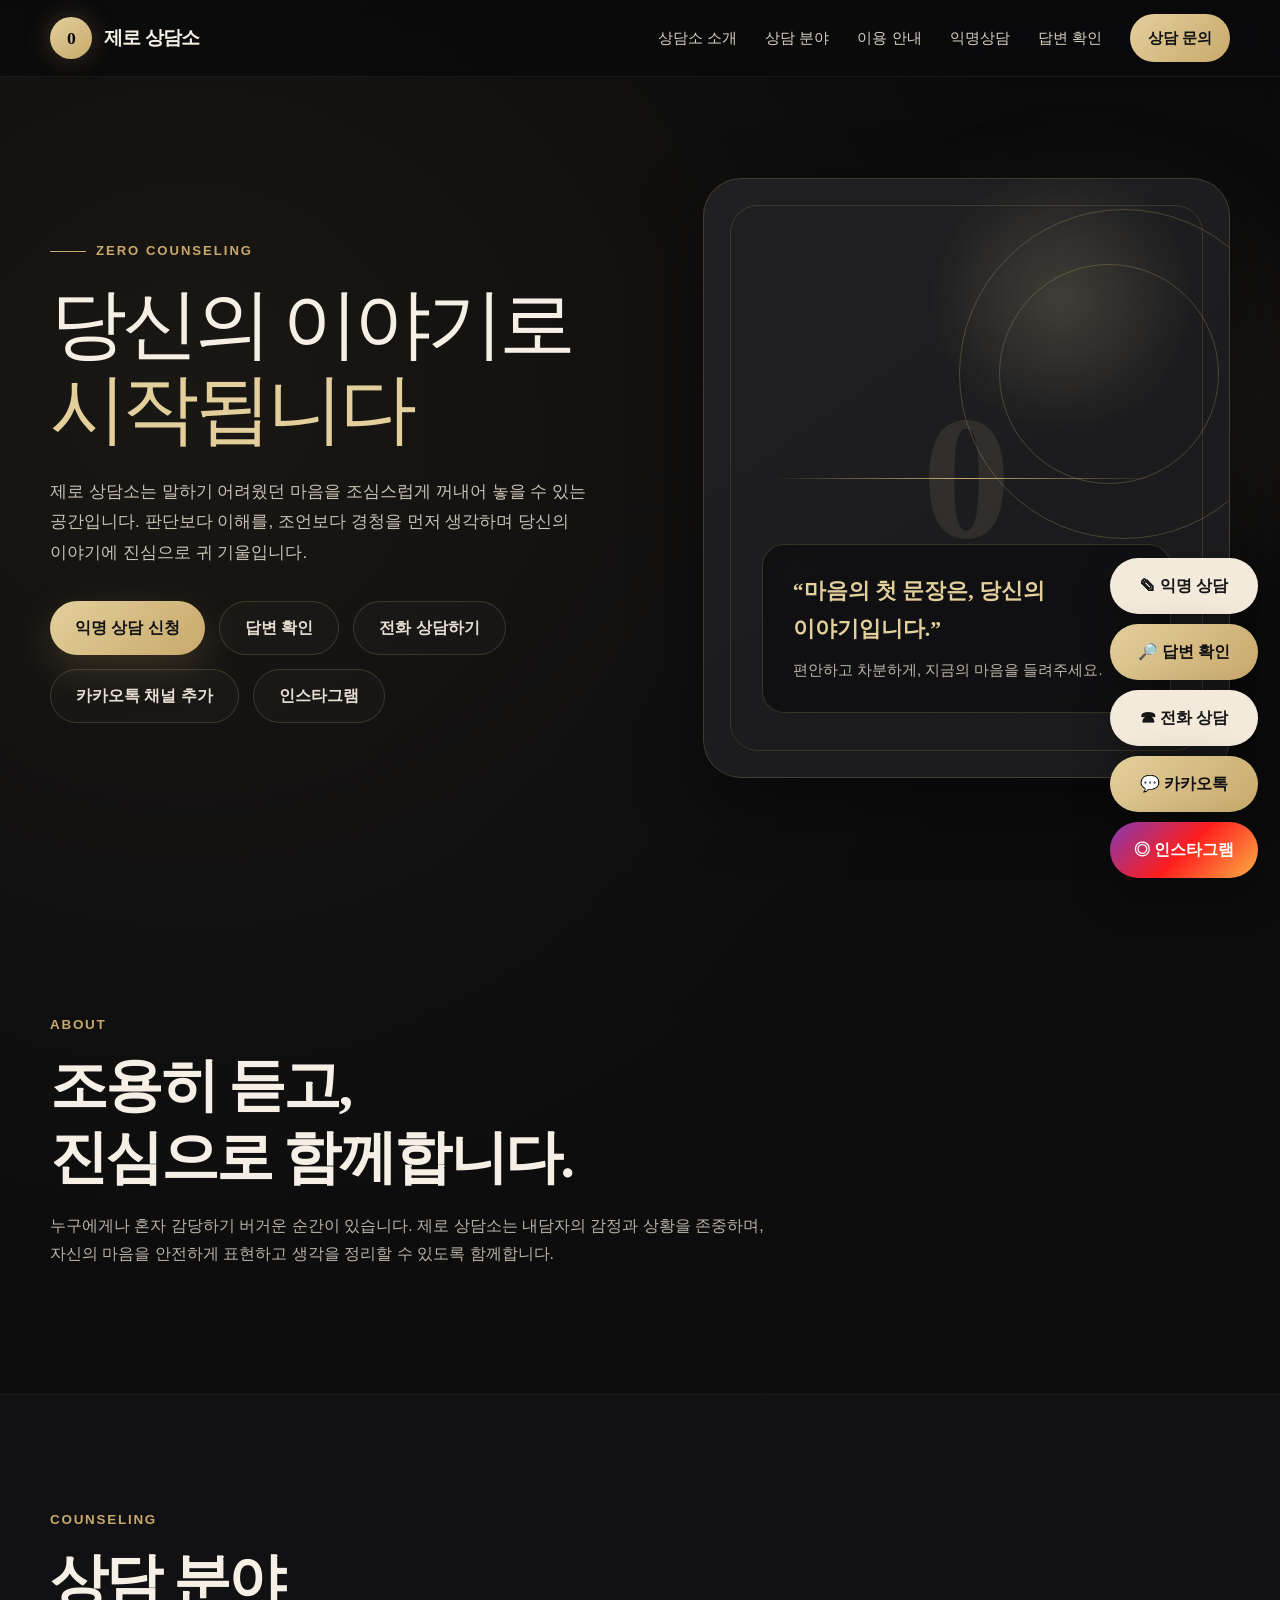
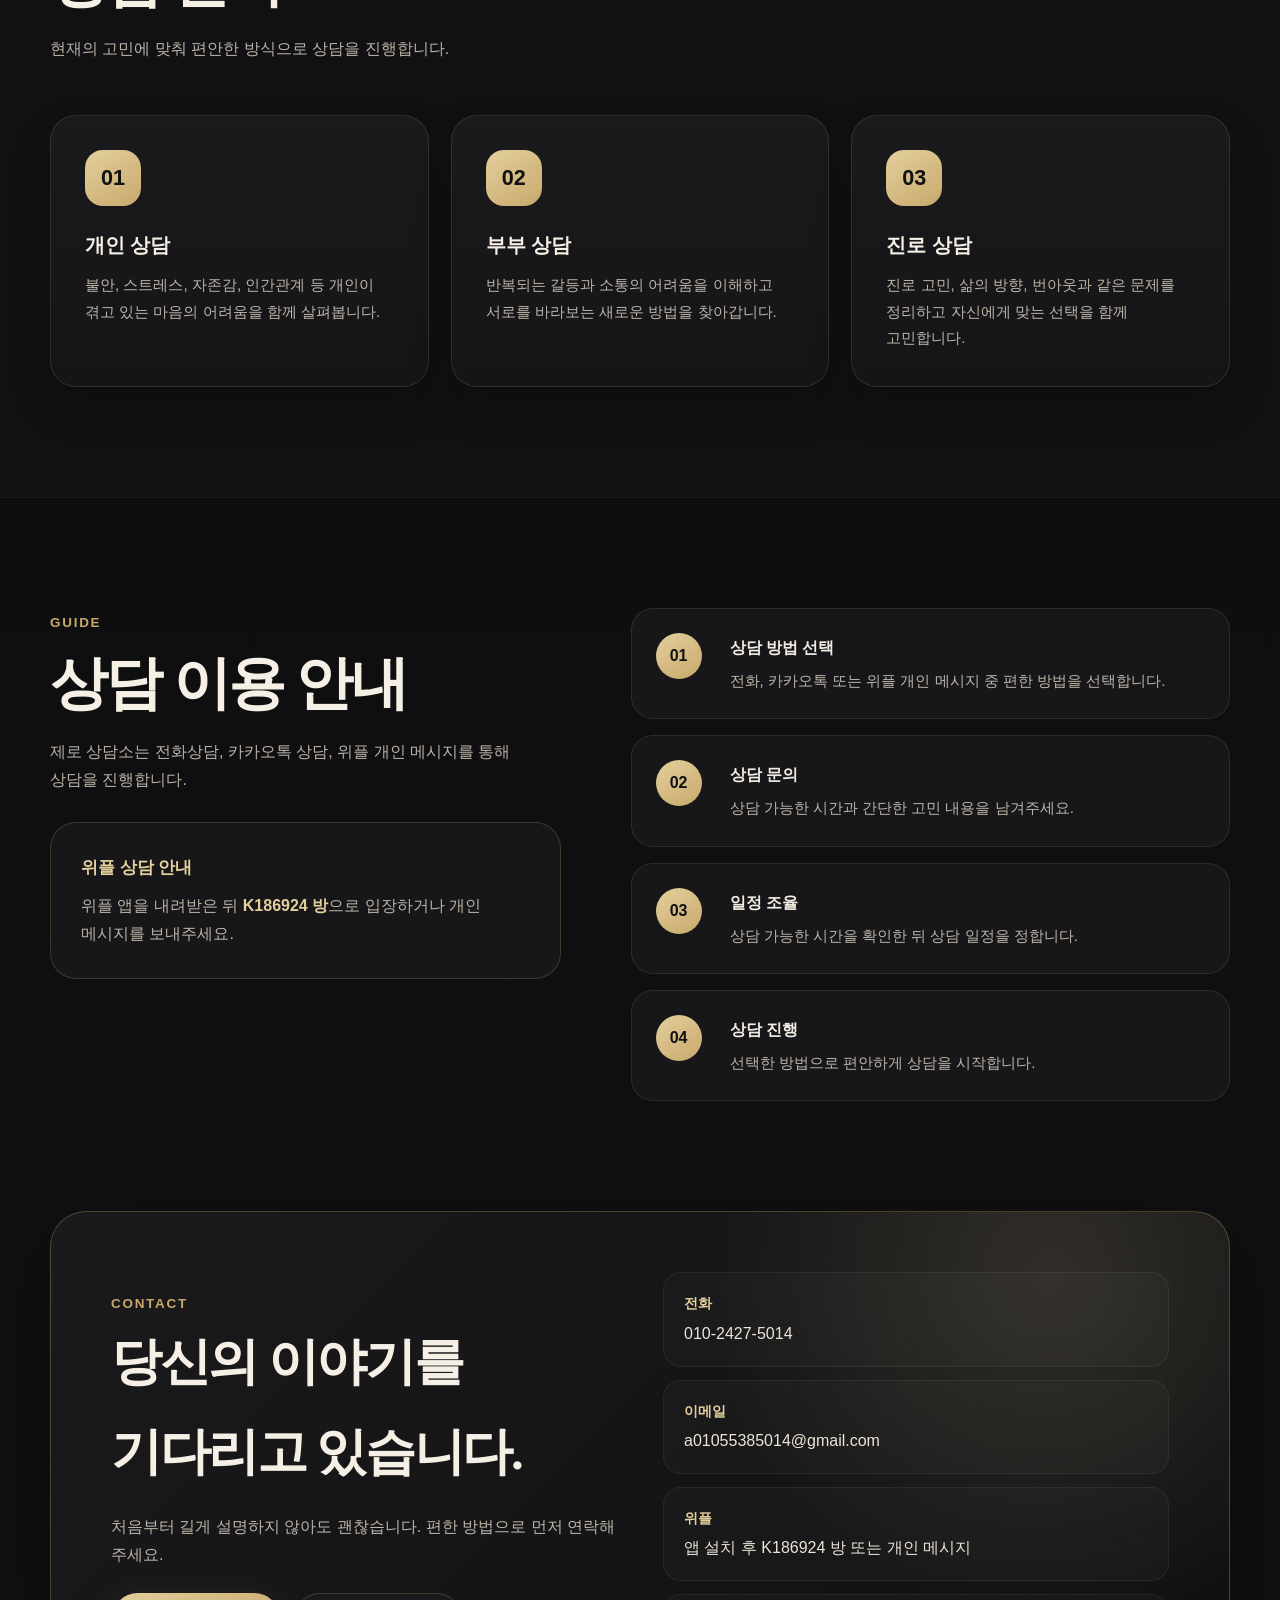
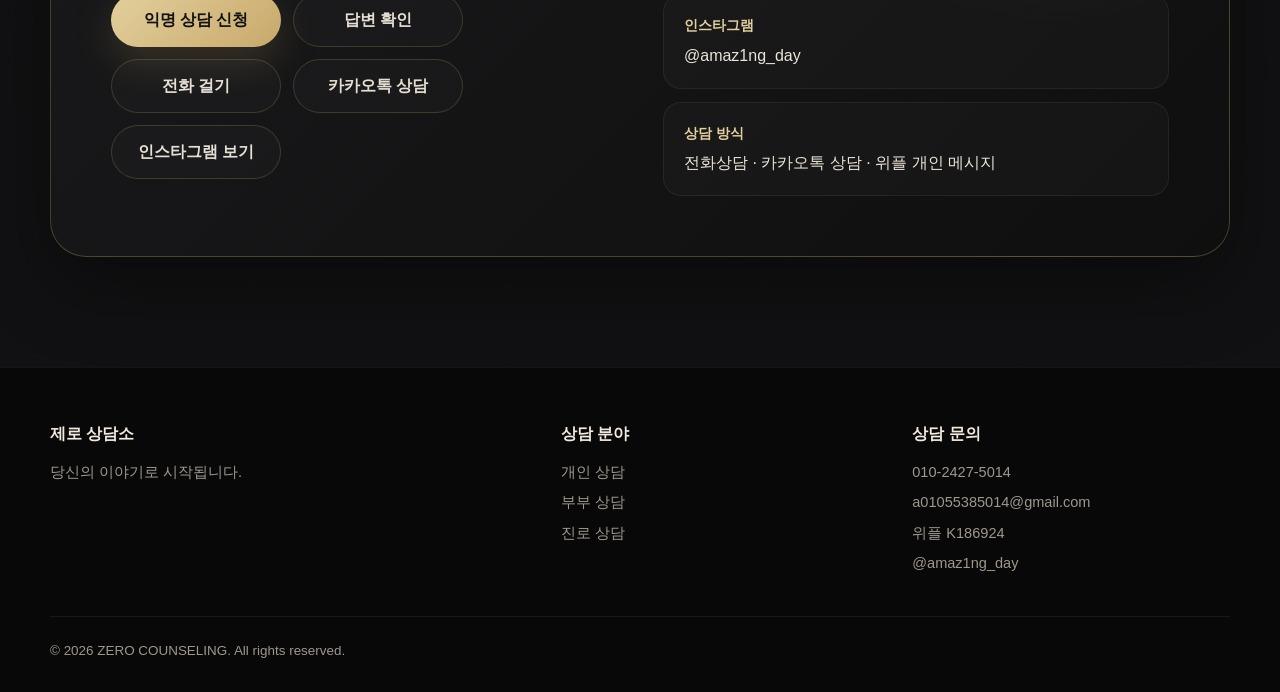
<file: index.html>
<!DOCTYPE html>
<html lang="ko">
<head>
  <meta charset="UTF-8" />
  <meta name="viewport" content="width=device-width, initial-scale=1.0" />
  <meta name="description" content="제로 상담소 - 당신의 이야기로 시작됩니다" />
  <title>제로 상담소 | 당신의 이야기로 시작됩니다</title>
  <style>
    :root{
      --black:#0b0b0c;
      --charcoal:#161618;
      --panel:#1d1d20;
      --gold:#c8a96b;
      --gold-light:#e3cf9c;
      --ivory:#f5efe5;
      --muted:#b9b0a2;
      --line:rgba(200,169,107,.22);
      --white:#ffffff;
      --shadow:0 24px 70px rgba(0,0,0,.42);
    }

    *{box-sizing:border-box}
    html{scroll-behavior:smooth}
    body{
      margin:0;
      background:
        radial-gradient(circle at 15% 10%,rgba(200,169,107,.08),transparent 24%),
        linear-gradient(180deg,#0a0a0b 0%,#121214 100%);
      color:var(--ivory);
      font-family:"Pretendard","Noto Sans KR","Apple SD Gothic Neo",Arial,sans-serif;
      line-height:1.75;
      word-break:keep-all;
    }

    a{text-decoration:none;color:inherit}
    .wrap{width:min(1180px,calc(100% - 40px));margin:0 auto}

    header{
      position:fixed;inset:0 0 auto 0;z-index:100;
      background:rgba(10,10,11,.82);
      backdrop-filter:blur(15px);
      border-bottom:1px solid rgba(255,255,255,.06);
    }
    .nav{
      height:76px;display:flex;align-items:center;justify-content:space-between;gap:24px;
    }
    .brand{
      display:flex;align-items:center;gap:12px;font-weight:800;letter-spacing:-.04em;font-size:1.18rem;
    }
    .brand-mark{
      width:42px;height:42px;border-radius:50%;display:grid;place-items:center;
      color:var(--black);background:linear-gradient(145deg,var(--gold-light),var(--gold));
      box-shadow:0 0 26px rgba(200,169,107,.25);
      font-family:Georgia,serif;font-size:1.1rem;
    }
    .menu{display:flex;align-items:center;gap:28px;font-size:.94rem}
    .menu a{color:#d8d0c4;transition:.2s}
    .menu a:hover{color:var(--gold-light)}
    .nav-cta{
      padding:11px 18px;border-radius:999px;
      color:#111!important;background:linear-gradient(135deg,var(--gold-light),var(--gold));
      font-weight:800;
    }

    .hero{
      min-height:100vh;display:flex;align-items:center;padding:128px 0 72px;overflow:hidden;position:relative;
    }
    .hero:before{
      content:"";position:absolute;right:-10%;top:8%;width:650px;height:650px;border-radius:50%;
      background:radial-gradient(circle,rgba(200,169,107,.13),transparent 64%);
      filter:blur(8px);
    }
    .hero-grid{display:grid;grid-template-columns:1.05fr .95fr;align-items:center;gap:70px;position:relative;z-index:1}
    .eyebrow{
      display:inline-flex;align-items:center;gap:10px;
      color:var(--gold);font-weight:800;letter-spacing:.15em;text-transform:uppercase;font-size:.82rem;
    }
    .eyebrow:before{content:"";width:36px;height:1px;background:var(--gold)}
    h1{
      margin:20px 0 24px;
      font-family:"Noto Serif KR","Nanum Myeongjo",Georgia,serif;
      font-weight:500;font-size:clamp(3rem,6vw,5.8rem);line-height:1.1;letter-spacing:-.06em;
    }
    h1 em{font-style:normal;color:var(--gold-light)}
    .hero-copy{max-width:610px;color:#c9c0b4;font-size:1.08rem}
    .hero-actions{display:flex;gap:14px;margin-top:34px;flex-wrap:wrap}
    .btn{
      display:inline-flex;align-items:center;justify-content:center;min-height:54px;
      padding:0 25px;border-radius:999px;font-weight:800;transition:.25s ease;
    }
    .btn-primary{
      background:linear-gradient(135deg,var(--gold-light),var(--gold));
      color:#121212;box-shadow:0 14px 40px rgba(200,169,107,.2);
    }
    .btn-primary:hover{transform:translateY(-2px)}
    .btn-secondary{border:1px solid var(--line);color:#e7dfd3;background:rgba(255,255,255,.02)}
    .btn-secondary:hover{background:rgba(255,255,255,.06)}

    .lux-card{
      position:relative;min-height:600px;border-radius:38px;overflow:hidden;
      background:
        linear-gradient(145deg,rgba(255,255,255,.04),rgba(255,255,255,.01)),
        radial-gradient(circle at 68% 20%,rgba(227,207,156,.18),transparent 22%),
        #171719;
      border:1px solid var(--line);box-shadow:var(--shadow);
    }
    .lux-card:before{
      content:"";position:absolute;inset:26px;border:1px solid rgba(200,169,107,.18);border-radius:28px;
    }
    .circle{position:absolute;border:1px solid rgba(200,169,107,.28);border-radius:50%}
    .c1{width:330px;height:330px;right:-60px;top:30px}
    .c2{width:220px;height:220px;right:10px;top:85px}
    .gold-line{position:absolute;left:70px;right:70px;top:50%;height:1px;background:linear-gradient(90deg,transparent,var(--gold),transparent)}
    .monogram{
      position:absolute;inset:0;display:grid;place-items:center;
      font-family:Georgia,serif;font-size:11rem;color:rgba(227,207,156,.10);font-weight:700;
    }
    .quote{
      position:absolute;left:58px;right:58px;bottom:64px;
      padding:28px 30px;border-radius:22px;background:rgba(10,10,11,.58);
      backdrop-filter:blur(10px);border:1px solid rgba(200,169,107,.22);
    }
    .quote strong{
      display:block;font-family:"Noto Serif KR","Nanum Myeongjo",serif;
      color:var(--gold-light);font-size:1.35rem;margin-bottom:7px;
    }
    .quote span{color:#bfb6aa;font-size:.93rem}

    section{padding:110px 0}
    .section-kicker{color:var(--gold);font-weight:800;font-size:.84rem;letter-spacing:.13em;text-transform:uppercase}
    .section-title{
      margin:12px 0 18px;font-family:"Noto Serif KR","Nanum Myeongjo",Georgia,serif;
      font-size:clamp(2.1rem,4.5vw,3.6rem);line-height:1.25;letter-spacing:-.045em;
    }
    .section-desc{max-width:720px;color:#bbb2a6}

    .services{background:#111113;border-top:1px solid rgba(255,255,255,.04);border-bottom:1px solid rgba(255,255,255,.04)}
    .cards{display:grid;grid-template-columns:repeat(3,1fr);gap:22px;margin-top:52px}
    .card{
      padding:34px;border-radius:26px;background:linear-gradient(180deg,#1a1a1d,#151517);
      border:1px solid rgba(200,169,107,.16);box-shadow:0 20px 40px rgba(0,0,0,.18);transition:.25s;
    }
    .card:hover{transform:translateY(-5px);border-color:rgba(200,169,107,.38)}
    .icon{
      width:56px;height:56px;border-radius:18px;display:grid;place-items:center;
      color:#111;background:linear-gradient(145deg,var(--gold-light),var(--gold));
      font-size:1.35rem;margin-bottom:22px;font-weight:900;
    }
    .card h3{margin:0 0 10px;color:#f6efe5;font-size:1.22rem}
    .card p{margin:0;color:#bdb4a8;font-size:.95rem}

    .guide-grid{display:grid;grid-template-columns:.92fr 1.08fr;gap:70px;align-items:start}
    .notice{
      padding:30px;border-radius:26px;background:#171719;border:1px solid var(--line);margin-top:28px;
    }
    .notice strong{display:block;color:var(--gold-light);margin-bottom:9px;font-size:1.06rem}
    .notice p{margin:0;color:#bbb2a6}
    .steps{display:grid;gap:16px}
    .step{
      display:grid;grid-template-columns:56px 1fr;gap:18px;padding:24px;
      background:#171719;border:1px solid rgba(200,169,107,.14);border-radius:22px;
    }
    .step-no{
      width:46px;height:46px;border-radius:50%;display:grid;place-items:center;
      background:linear-gradient(145deg,var(--gold-light),var(--gold));color:#111;font-weight:900;
    }
    .step h4{margin:1px 0 6px;color:#f4ede3}
    .step p{margin:0;color:#bdb4a8;font-size:.94rem}

    .contact{padding:0 0 110px}
    .contact-box{
      padding:60px;border-radius:36px;
      background:
        radial-gradient(circle at 85% 10%,rgba(227,207,156,.14),transparent 30%),
        linear-gradient(135deg,#1a1a1c,#0f0f10);
      border:1px solid rgba(200,169,107,.3);
      box-shadow:0 28px 75px rgba(0,0,0,.36);
    }
    .contact-grid{display:grid;grid-template-columns:1fr 1fr;gap:46px;align-items:center}
    .contact-box h2{
      margin:0 0 14px;font-family:"Noto Serif KR","Nanum Myeongjo",serif;
      font-size:clamp(2rem,4vw,3.2rem);letter-spacing:-.045em;
    }
    .contact-box p{color:#bdb4a8}
    .contact-list{display:grid;gap:13px}
    .contact-item{
      padding:18px 20px;border-radius:18px;background:rgba(255,255,255,.025);
      border:1px solid rgba(255,255,255,.06);
    }
    .contact-item b{display:block;color:var(--gold-light);font-size:.87rem;margin-bottom:4px}
    .contact-item span{color:#ece4d8}
    .contact-actions{display:flex;gap:12px;flex-wrap:wrap;margin-top:24px}
    .contact-actions .btn{min-width:170px}

    footer{
      background:#080809;color:#9f978c;padding:52px 0 30px;border-top:1px solid rgba(255,255,255,.05);
    }
    .footer-grid{display:grid;grid-template-columns:1.2fr .8fr .8fr;gap:34px}
    footer h4{color:#f2eade;margin:0 0 12px}
    footer p{margin:5px 0;font-size:.91rem}
    .copyright{margin-top:34px;padding-top:22px;border-top:1px solid rgba(255,255,255,.07);font-size:.84rem}

    .floating-group{
      position:fixed;right:22px;bottom:22px;z-index:90;
      display:flex;flex-direction:column;gap:10px;align-items:flex-end;
    }
    .floating-btn{
      display:inline-flex;align-items:center;justify-content:center;gap:8px;
      min-width:148px;padding:14px 18px;border-radius:999px;
      font-weight:900;box-shadow:0 16px 40px rgba(0,0,0,.32);
      transition:transform .22s ease, box-shadow .22s ease;
    }
    .floating-btn:hover{
      transform:translateY(-2px);
      box-shadow:0 20px 46px rgba(0,0,0,.38);
    }
    .floating-phone{
      background:#f3eadc;color:#151515;
    }
    .floating-kakao{
      background:linear-gradient(135deg,var(--gold-light),var(--gold));
      color:#111;
    }
    .floating-insta{
      background:linear-gradient(135deg,#833ab4,#fd1d1d,#fcb045);
      color:#fff;
    }

    @media(max-width:900px){
      .menu a:not(.nav-cta){display:none}
      .hero-grid,.guide-grid,.contact-grid{grid-template-columns:1fr}
      .cards{grid-template-columns:1fr}
      .lux-card{min-height:500px}
      .footer-grid{grid-template-columns:1fr}
    }
    @media(max-width:560px){
      .wrap{width:min(100% - 26px,1180px)}
      .nav{height:68px}
      .brand{font-size:1.02rem}
      .nav-cta{padding:9px 13px}
      .hero{padding-top:104px}
      h1{font-size:2.75rem}
      .hero-actions,.contact-actions{flex-direction:column}
      .btn{width:100%}
      .lux-card{min-height:430px;border-radius:28px}
      .quote{left:28px;right:28px;bottom:34px}
      section{padding:80px 0}
      .contact{padding-bottom:80px}
      .contact-box{padding:38px 24px}
      .floating-group{right:14px;bottom:14px}.floating-btn{min-width:138px;padding:13px 16px}
    }
  </style>
</head>
<body>
  <header>
    <div class="wrap nav">
      <a href="#home" class="brand">
        <span class="brand-mark">0</span>
        <span>제로 상담소</span>
      </a>
      <nav class="menu">
        <a href="#about">상담소 소개</a>
        <a href="#services">상담 분야</a>
        <a href="#guide">이용 안내</a>
        <a href="write.html">익명상담</a>
        <a href="check.html">답변 확인</a>
        <a href="#contact" class="nav-cta">상담 문의</a>
      </nav>
    </div>
  </header>

  <main>
    <section class="hero" id="home">
      <div class="wrap hero-grid">
        <div>
          <div class="eyebrow">Zero Counseling</div>
          <h1>당신의 이야기로<br><em>시작됩니다</em></h1>
          <p class="hero-copy">
            제로 상담소는 말하기 어려웠던 마음을 조심스럽게 꺼내어 놓을 수 있는 공간입니다.
            판단보다 이해를, 조언보다 경청을 먼저 생각하며 당신의 이야기에 진심으로 귀 기울입니다.
          </p>
          <div class="hero-actions">
            <a class="btn btn-primary" href="write.html">익명 상담 신청</a>
            <a class="btn btn-secondary" href="check.html">답변 확인</a>
            <a class="btn btn-secondary" href="tel:01024275014">전화 상담하기</a>
            <a class="btn btn-secondary" href="https://pf.kakao.com/_xdtAfX/friend" target="_blank" rel="noopener">카카오톡 채널 추가</a>
            <a class="btn btn-secondary" href="https://www.instagram.com/amaz1ng_day/" target="_blank" rel="noopener">인스타그램</a>
          </div>
        </div>

        <div class="lux-card" aria-label="고급스럽고 차분한 상담소 이미지">
          <div class="circle c1"></div>
          <div class="circle c2"></div>
          <div class="gold-line"></div>
          <div class="monogram">0</div>
          <div class="quote">
            <strong>“마음의 첫 문장은, 당신의 이야기입니다.”</strong>
            <span>편안하고 차분하게, 지금의 마음을 들려주세요.</span>
          </div>
        </div>
      </div>
    </section>

    <section id="about">
      <div class="wrap">
        <span class="section-kicker">About</span>
        <h2 class="section-title">조용히 듣고,<br>진심으로 함께합니다.</h2>
        <p class="section-desc">
          누구에게나 혼자 감당하기 버거운 순간이 있습니다. 제로 상담소는 내담자의 감정과 상황을 존중하며,
          자신의 마음을 안전하게 표현하고 생각을 정리할 수 있도록 함께합니다.
        </p>
      </div>
    </section>

    <section class="services" id="services">
      <div class="wrap">
        <span class="section-kicker">Counseling</span>
        <h2 class="section-title">상담 분야</h2>
        <p class="section-desc">현재의 고민에 맞춰 편안한 방식으로 상담을 진행합니다.</p>

        <div class="cards">
          <article class="card">
            <div class="icon">01</div>
            <h3>개인 상담</h3>
            <p>불안, 스트레스, 자존감, 인간관계 등 개인이 겪고 있는 마음의 어려움을 함께 살펴봅니다.</p>
          </article>
          <article class="card">
            <div class="icon">02</div>
            <h3>부부 상담</h3>
            <p>반복되는 갈등과 소통의 어려움을 이해하고 서로를 바라보는 새로운 방법을 찾아갑니다.</p>
          </article>
          <article class="card">
            <div class="icon">03</div>
            <h3>진로 상담</h3>
            <p>진로 고민, 삶의 방향, 번아웃과 같은 문제를 정리하고 자신에게 맞는 선택을 함께 고민합니다.</p>
          </article>
        </div>
      </div>
    </section>

    <section id="guide">
      <div class="wrap guide-grid">
        <div>
          <span class="section-kicker">Guide</span>
          <h2 class="section-title">상담 이용 안내</h2>
          <p class="section-desc">
            제로 상담소는 전화상담, 카카오톡 상담, 위플 개인 메시지를 통해 상담을 진행합니다.
          </p>
          <div class="notice">
            <strong>위플 상담 안내</strong>
            <p>위플 앱을 내려받은 뒤 <b style="color:#e3cf9c">K186924 방</b>으로 입장하거나 개인 메시지를 보내주세요.</p>
          </div>
        </div>

        <div class="steps">
          <div class="step">
            <div class="step-no">01</div>
            <div><h4>상담 방법 선택</h4><p>전화, 카카오톡 또는 위플 개인 메시지 중 편한 방법을 선택합니다.</p></div>
          </div>
          <div class="step">
            <div class="step-no">02</div>
            <div><h4>상담 문의</h4><p>상담 가능한 시간과 간단한 고민 내용을 남겨주세요.</p></div>
          </div>
          <div class="step">
            <div class="step-no">03</div>
            <div><h4>일정 조율</h4><p>상담 가능한 시간을 확인한 뒤 상담 일정을 정합니다.</p></div>
          </div>
          <div class="step">
            <div class="step-no">04</div>
            <div><h4>상담 진행</h4><p>선택한 방법으로 편안하게 상담을 시작합니다.</p></div>
          </div>
        </div>
      </div>
    </section>

    <section class="contact" id="contact">
      <div class="wrap">
        <div class="contact-box">
          <div class="contact-grid">
            <div>
              <span class="section-kicker">Contact</span>
              <h2>당신의 이야기를<br>기다리고 있습니다.</h2>
              <p>처음부터 길게 설명하지 않아도 괜찮습니다. 편한 방법으로 먼저 연락해 주세요.</p>
              <div class="contact-actions">
                <a class="btn btn-primary" href="write.html">익명 상담 신청</a>
                <a class="btn btn-secondary" href="check.html">답변 확인</a>
                <a class="btn btn-secondary" href="tel:01024275014">전화 걸기</a>
                <a class="btn btn-secondary" href="https://pf.kakao.com/_xdtAfX/friend" target="_blank" rel="noopener">카카오톡 상담</a>
                <a class="btn btn-secondary" href="https://www.instagram.com/amaz1ng_day/" target="_blank" rel="noopener">인스타그램 보기</a>
              </div>
            </div>

            <div class="contact-list">
              <div class="contact-item">
                <b>전화</b>
                <span>010-2427-5014</span>
              </div>
              <div class="contact-item">
                <b>이메일</b>
                <span>a01055385014@gmail.com</span>
              </div>
              <div class="contact-item">
                <b>위플</b>
                <span>앱 설치 후 K186924 방 또는 개인 메시지</span>
              </div>
              <div class="contact-item">
                <b>인스타그램</b>
                <span>@amaz1ng_day</span>
              </div>
              <div class="contact-item">
                <b>상담 방식</b>
                <span>전화상담 · 카카오톡 상담 · 위플 개인 메시지</span>
              </div>
            </div>
          </div>
        </div>
      </div>
    </section>
  </main>

  <footer>
    <div class="wrap">
      <div class="footer-grid">
        <div>
          <h4>제로 상담소</h4>
          <p>당신의 이야기로 시작됩니다.</p>
        </div>
        <div>
          <h4>상담 분야</h4>
          <p>개인 상담</p>
          <p>부부 상담</p>
          <p>진로 상담</p>
        </div>
        <div>
          <h4>상담 문의</h4>
          <p>010-2427-5014</p>
          <p>a01055385014@gmail.com</p>
          <p>위플 K186924</p>
          <p><a href="https://www.instagram.com/amaz1ng_day/" target="_blank" rel="noopener">@amaz1ng_day</a></p>
        </div>
      </div>
      <div class="copyright">© 2026 ZERO COUNSELING. All rights reserved.</div>
    </div>
  </footer>

  <div class="floating-group" aria-label="빠른 상담 메뉴">
    <a class="floating-btn floating-phone" href="write.html">✎ 익명 상담</a>
    <a class="floating-btn floating-kakao" href="check.html">🔎 답변 확인</a>
    <a class="floating-btn floating-phone" href="tel:01024275014">☎ 전화 상담</a>
    <a class="floating-btn floating-kakao" href="https://pf.kakao.com/_xdtAfX/friend" target="_blank" rel="noopener">💬 카카오톡</a>
    <a class="floating-btn floating-insta" href="https://www.instagram.com/amaz1ng_day/" target="_blank" rel="noopener">◎ 인스타그램</a>
  </div>

  <script>
    document.querySelectorAll('a[href^="#"]').forEach(link=>{
      link.addEventListener('click',e=>{
        const target=document.querySelector(link.getAttribute('href'));
        if(target){
          e.preventDefault();
          target.scrollIntoView({behavior:'smooth'});
        }
      });
    });
  </script>
</body>
</html>
</file>
